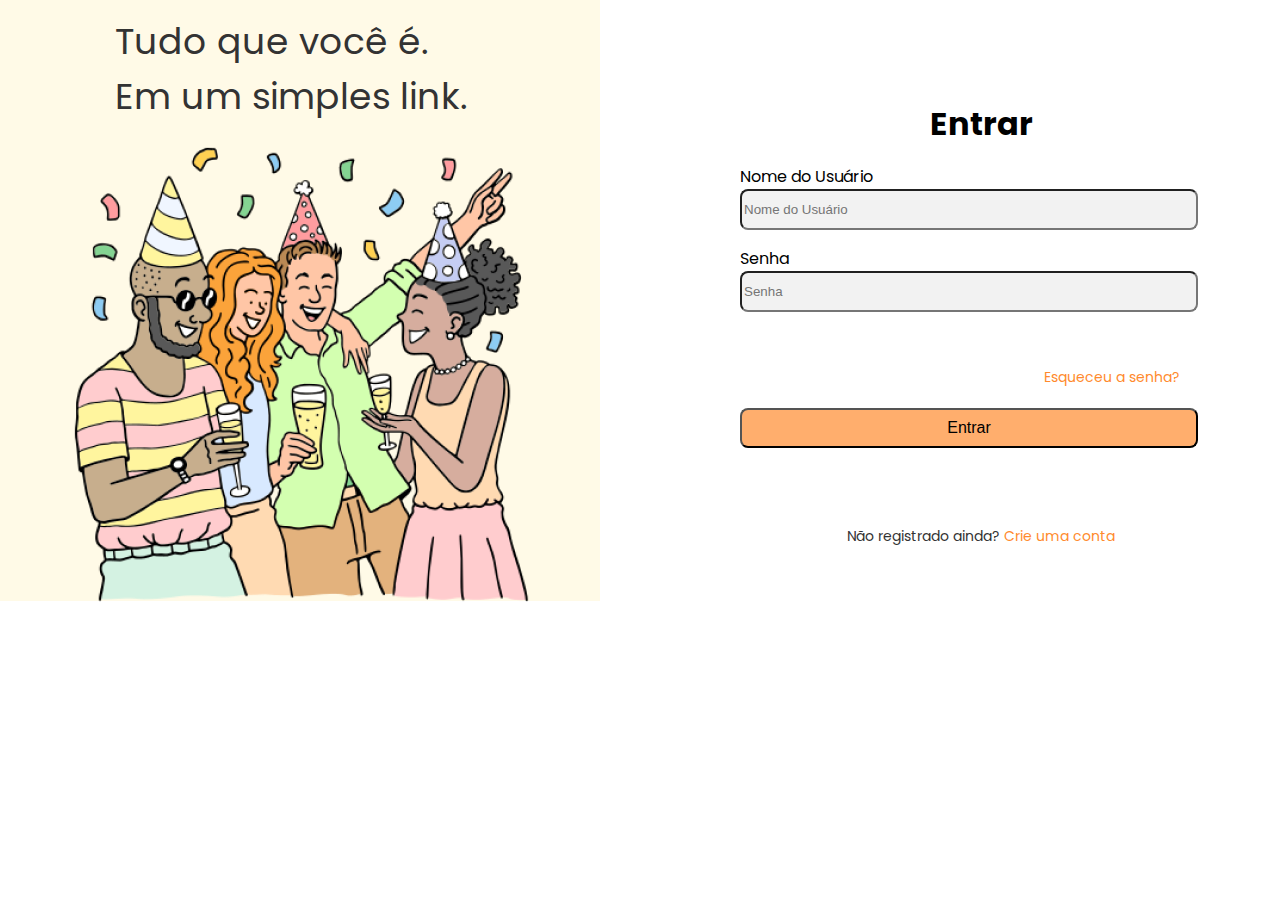
<file: index.html>
<!DOCTYPE html>
<html lang="pt-br">
<head>
    <meta charset="UTF-8">
    <meta http-equiv="X-UA-Compatible" content="IE=edge">
    <meta name="viewport" content="width=device-width, initial-scale=1.0">
    <title>Entrar</title>
    <link rel="stylesheet" href="style.css">
    <link rel="stylesheet" href="login.css">
</head>
<body>
    <main>
        <section>
         <h1>Entrar</h1>

            <form action="entrar.php" method="post" autocomplete="on">
                <p>
                  <label for="iusuario"> Nome do Usuário</label>
                 <br>
                 <input type="text" name="usuario" id="iusuario" required size="65" placeholder="Nome do Usuário" autocomplete="username">
                </p>

                <p>
                 <label for="isenha">Senha</label>
                 <br>
                 <input type="password" name="senha" id="isenha" required minlength="8" size="65" placeholder="Senha" autocomplete="current-password" > 
                </p>

                <p>
                 <button class="botao" type="submit"> Entrar</button>
                </p>

            </form>

         <p class="esquecersenha">
            <a href="pagina03.html" target="_blank" > Esqueceu a senha?</a>
            </p>

         <p class="naoregistrado">Não registrado ainda?
         <a href="pagina02.html" target="_blank" > Crie uma conta</a>
         </p>

        </section>

        <aside>
         
         <p>Tudo que você é. <br> Em um simples link.</p>
         
         <img src="imagens/party.png" alt="">
   
        </aside>
    </main>

</body>
</html>
</file>
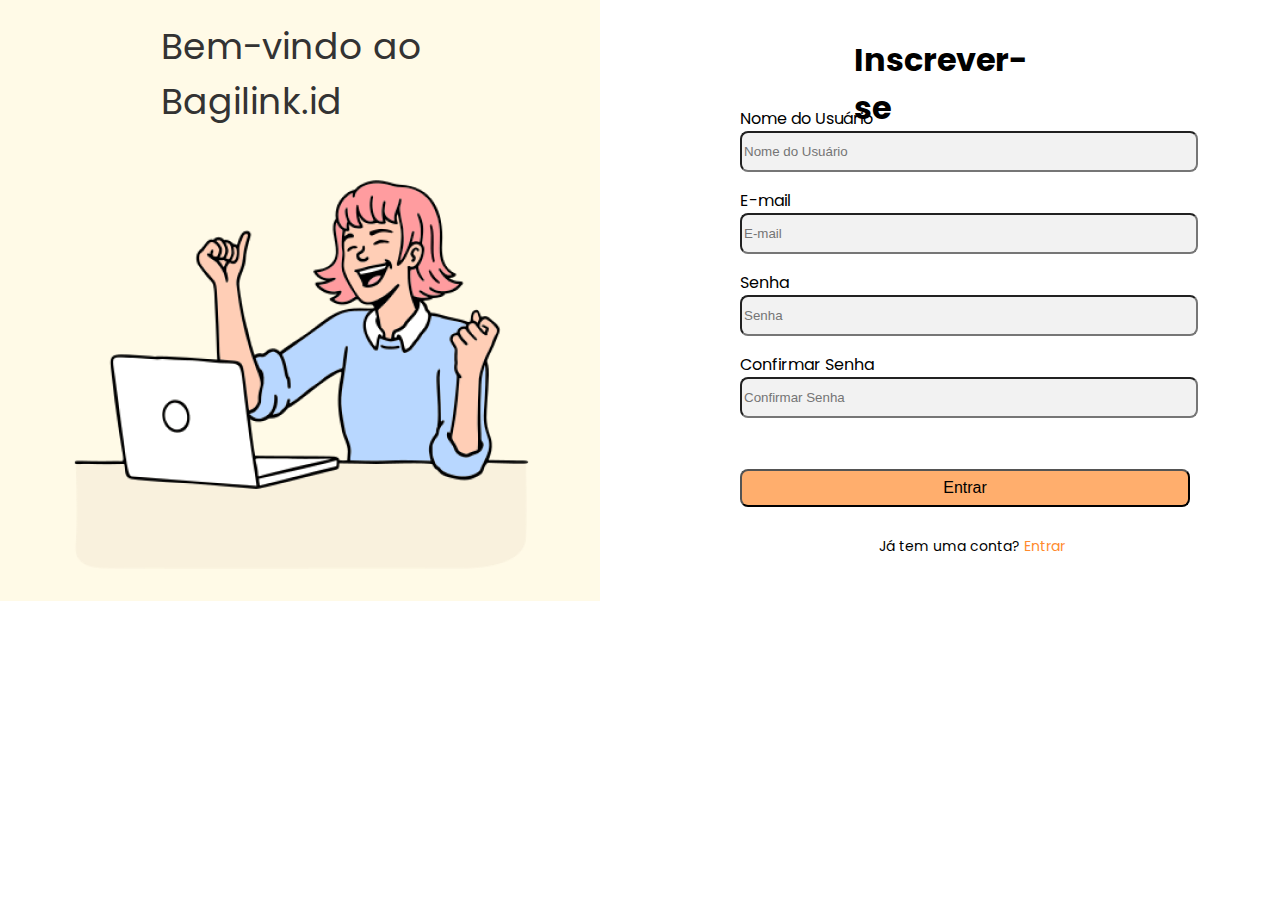
<file: pagina02.html>
<!DOCTYPE html>
<html lang="pt-br">
<head>
    <meta charset="UTF-8">
    <meta http-equiv="X-UA-Compatible" content="IE=edge">
    <meta name="viewport" content="width=device-width, initial-scale=1.0">
    <title>Criar Conta</title>
    <link rel="stylesheet" href="style.css">
    <link rel="stylesheet" href="login2.css">
</head>
<body>
    <main>
        <section>
         <h1>Inscrever-se</h1>
            <form action="entrar.php"       method="post" autocomplete="on">
            <p>
                <label for="usuario"> Nome do Usuário</label>
                <br>
                <input type="text" name="usuario" id="usuario" size="65" placeholder="Nome do Usuário" autocomplete="username">
            </p>

            <p>
                <label for="email">E-mail</label>
                <br>
                <input type="email" name="email" id="email" placeholder="E-mail" autocomplete="email" required>
            </p>

            <p>
                <label for="senha">Senha</label>
                <br>
                <input type="password" name="senha" id="senha" required minlength="8" size="65" placeholder="Senha" autocomplete="new-password" > 
            </p>

            <p>
                <label for="confirmarsenha">Confirmar Senha</label>
                <br>
                <input type="password" name="senha" id="senha" required minlength="8" size="65" placeholder="Confirmar Senha" autocomplete="new-password">
            </p>

            <p>
                <button class="botao" type="submit"> Entrar</button>
               </p>
         </form>


         <p class="entrar">Já tem uma conta?
         <a href="projeto.html" target="_blank" > Entrar</a>
         </p>

        </section>

        <aside>
         
         <p>Bem-vindo ao <br> <span>Bagilink.id</span></p>
         
         <img src="imagens/being-happy.png" alt="">
   
        </aside>
    </main>

</body>
</html>
</file>
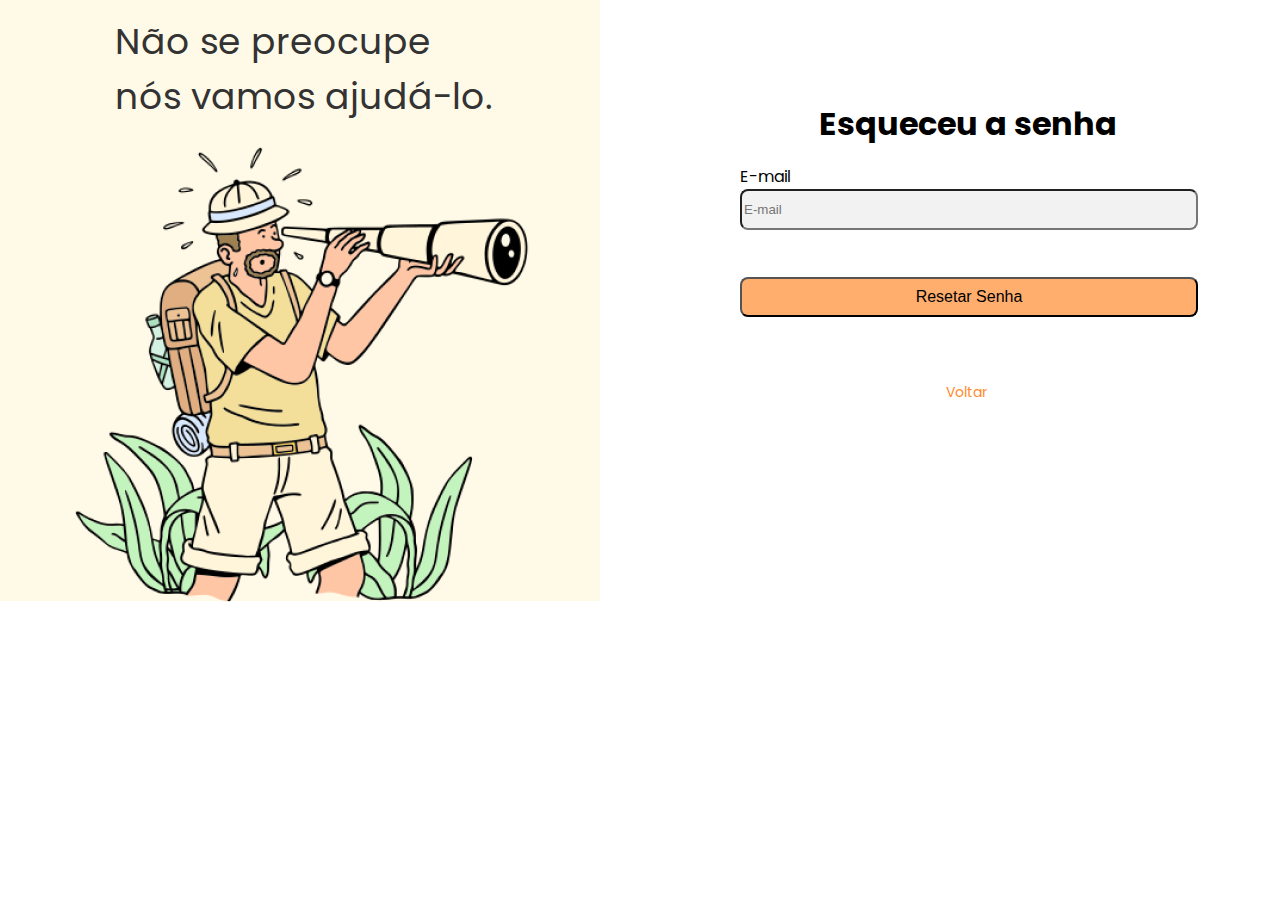
<file: pagina03.html>
<!DOCTYPE html>
<html lang="pt-br">
<head>
    <meta charset="UTF-8">
    <meta http-equiv="X-UA-Compatible" content="IE=edge">
    <meta name="viewport" content="width=device-width, initial-scale=1.0">
    <title>Esqueceu senha?</title>
    <link rel="stylesheet" href="style.css">
    <link rel="stylesheet" href="login3.css">
</head>
<body>
    <main>
        <section>
            <h1>Esqueceu a senha</h1>
            <form action="entrar.php" method="post" autocomplete="on">
                <p>
                 <label for="email">E-mail</label>
                 <br>
                 <input type="email" name="email" id="email" placeholder="E-mail" autocomplete="email" required>
                </p>

                <p>
                    <button class="botao" type="reset"> Resetar Senha</button>
                   </p>

                <p class="voltar">
                 <a href="projeto.html" target="_blank" > Voltar</a>
                </p>
            </form>

        </section>

        <aside>
         
         <p>Não se preocupe <br> nós vamos ajudá-lo.</p>
         
         <img src="imagens/searching.png" alt="">
   
        </aside>
    </main>

</body>
</html>
</file>
<file: style.css>
@charset "UTF-8";

@import url('https://fonts.googleapis.com/css2?family=Poppins:wght@500&display=swap');

:root {
    --cor1: #fffae7;
    --cor2: #f2f2f2;
    --cor3: #ff8a2d;
    --cor4: #ffae6d;
    --cor5: #333333;

    --fonte-padão:'Poppins', sans-serif; 
}

body {
    font-family: var(--fonte-padão);
    min-height: 100vh;
    margin: 0px;
    margin-bottom: 0px;
}

main {
    height: 600px;
}


section {
    width: 0px;
    height: 0px;
}

a { 
    color: var(--cor3);
    text-decoration: none;
}

a:hover { 
    text-decoration: underline;

}
input{
    background-color: var(--cor2);
    border-radius: 8px;
    width: 450px;
    height: 35px;
    flex-direction: column;
}


.botao:hover {
    background: var(--cor3);
    box-shadow: inset 2px 2px 2px rgba(0,0,0,0.2);
    text-shadow: none;
}

aside {
    width: 600px;
    height: 923px;
    position: relative;
    top: -358px;
    background-color: var(--cor1);
}

img{
    right: -63px;
    bottom: -314px;
    position: relative
}
</file>
<file: login.css>
@charset "UTF-8";

form {
 width: 500px;
 height: 280px;
 position: relative;
 right: -740px;
 bottom: -100px;
}

.botao {
    font-size: 1em;
    background: var(--cor4);
    border-radius: 8px;
    position: relative;
    width: 458px;
    height: 40px;
    bottom: -80px;
}


p {
    width: 500px;
}



p.esquecersenha {
    font-family: var(--fonte-padão);
    width: 145px;
    height: 21px;
    font-size: 14px;
    color: var(--cor3);
    position: relative;
    right: -1044px;
    bottom: -9px;

}


p.naoregistrado {
    font-family: var(--fonte-padão);
    width: 290px;
    height: 21px;
    font-size: 14px;
    color: var(--cor5);
    position: relative;
    left: 847px;
    bottom: -133px;

}

h1  {
    width: 105px;
    height: 48px;
    font-family: var(--fonte-padão); 
    font-size: 2em;
    position: relative;
    margin: -2%;
    left: 930px;
    bottom: -100px;
}

aside p {
    font-family: var(--fonte-padão);
    position: relative;
    width: 366px;
    height: 108px;
    left: 115px;
    top: 336px;
    font-size: 36px;
    color: var(--cor5);
}
</file>
<file: login2.css>
@charset "UTF-8";

form {
    width: 500px;
    height: 280px;
    position: relative;
    right: -740px;
    bottom: -42px;
}
   
input{
    background-color: var(--cor2);
    border-radius: 8px;
    width: 450px;
    height: 35px;
    flex-direction: column;
}
   
.botao {
    font-size: 1em;
    background-color: var(--cor4);
    border-radius: 8px;
    position: relative;
    width: 450px;
    height: 38px;
    top: 35px;
}

p.entrar {
    font-family: var(--fonte-padão);
    width: 200px;
    height: 21px;
    font-size: 14px;
    position: relative;
    right: -879px;
    bottom: -178px;

}

h1  {
    width: 210px;
    height: 48px;
    font-family: var(--fonte-padão); 
    font-size: 2em;
    position: relative;
    margin: -2%;
    left: 854px;
    bottom: -36px;
}

aside p {
    font-family: var(--fonte-padão);
    position: relative;
    width: 366px;
    height: 108px;
    left: 161px;
    top: 341px;
    font-size: 36px;
    color: var(--cor5);
}
</file>
<file: login3.css>
@charset "UTF-8";

form {
    width: 500px;
    height: 280px;
    position: relative;
    right: -740px;
    bottom: -100px;
}
   
input{
    background-color: var(--cor2);
    border-radius: 8px;
    width: 450px;
    height: 35px;
    flex-direction: column;
}
   
.botao {
    font-size: 1em;
    background-color: var(--cor4);
    border-radius: 8px;
    position: relative;
    width: 458px;
    height: 40px;
    top: 31px;
}

p.voltar {
    font-family: var(--fonte-padão);
    width: 100px;
    height: 21px;
    font-size: 14px;
    color: var(--cor5);
    position: relative;
    left: -17px;
    bottom: -80px;
    margin-right: 0px;
    margin-left: 223px;

}
h1  {
    width: 300px;
    height: 48px;
    font-family: var(--fonte-padão); 
    font-size: 2em;
    position: relative;
    margin: -2%;
    left: 819px;
    bottom: -100px;
}

aside p {
    font-family: var(--fonte-padão);
    position: relative;
    width: 391px;
    height: 108px;
    left: 115px;
    top: 336px;
    font-size: 36px;
    color: var(--cor5);
}
</file>
